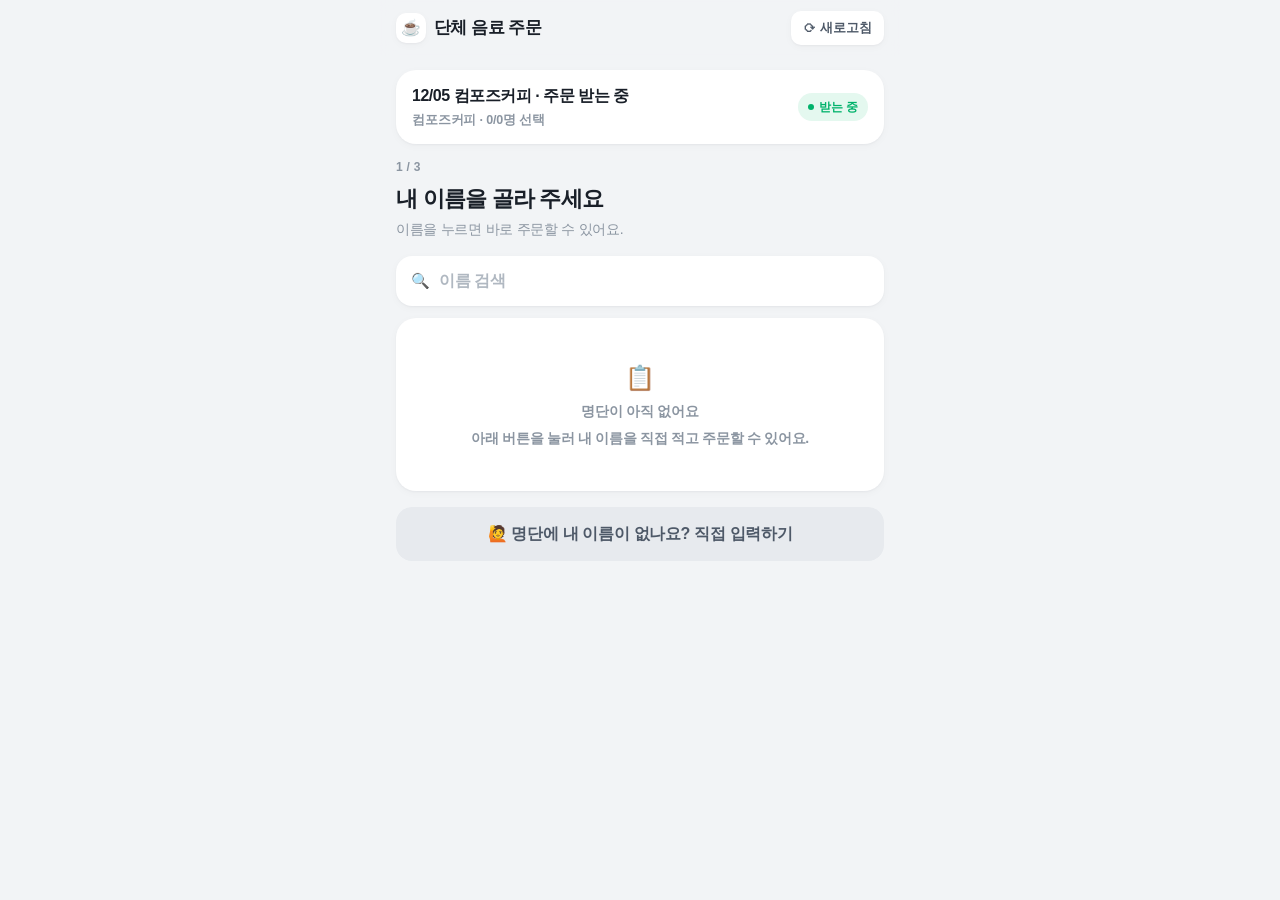
<file: index.html>
<!DOCTYPE html>
<html lang="ko">
<head>
<meta charset="utf-8">
<meta name="viewport" content="width=device-width, initial-scale=1, viewport-fit=cover">
<title>주문하기</title>
<meta property="og:title" content="주문하기">
<meta property="og:description" content="이름을 고르고 원하는 메뉴를 선택해 주세요.">
<meta name="description" content="이름을 고르고 원하는 메뉴를 선택해 주세요.">
<meta name="theme-color" content="#F2F4F6">
<meta name="apple-mobile-web-app-capable" content="yes">
<meta name="apple-mobile-web-app-status-bar-style" content="default">
<meta name="apple-mobile-web-app-title" content="음료 주문">
<link rel="icon" href="icon-192.png">
<link rel="apple-touch-icon" href="icons/icon-192.png">
<link rel="manifest" href="manifest.webmanifest">
<link rel="stylesheet" href="styles.css?v=1.1.16">
</head>
<body>
  <div id="app" class="app">
    <header id="topbar" class="topbar"></header>
    <main id="main" class="main" role="main"></main>
  </div>

  <div id="sheet" class="sheet-wrap" hidden>
    <div class="sheet-backdrop" data-act="sheet-close"></div>
    <section id="sheet-body" class="sheet" role="dialog" aria-modal="true" aria-labelledby="sheet-title"></section>
  </div>

  <div id="toast" class="toast" hidden role="status" aria-live="polite"></div>

  <script src="menus.js?v=1.1.16"></script>
  <script src="app.js?v=1.1.16"></script>
</body>
</html>
</file>
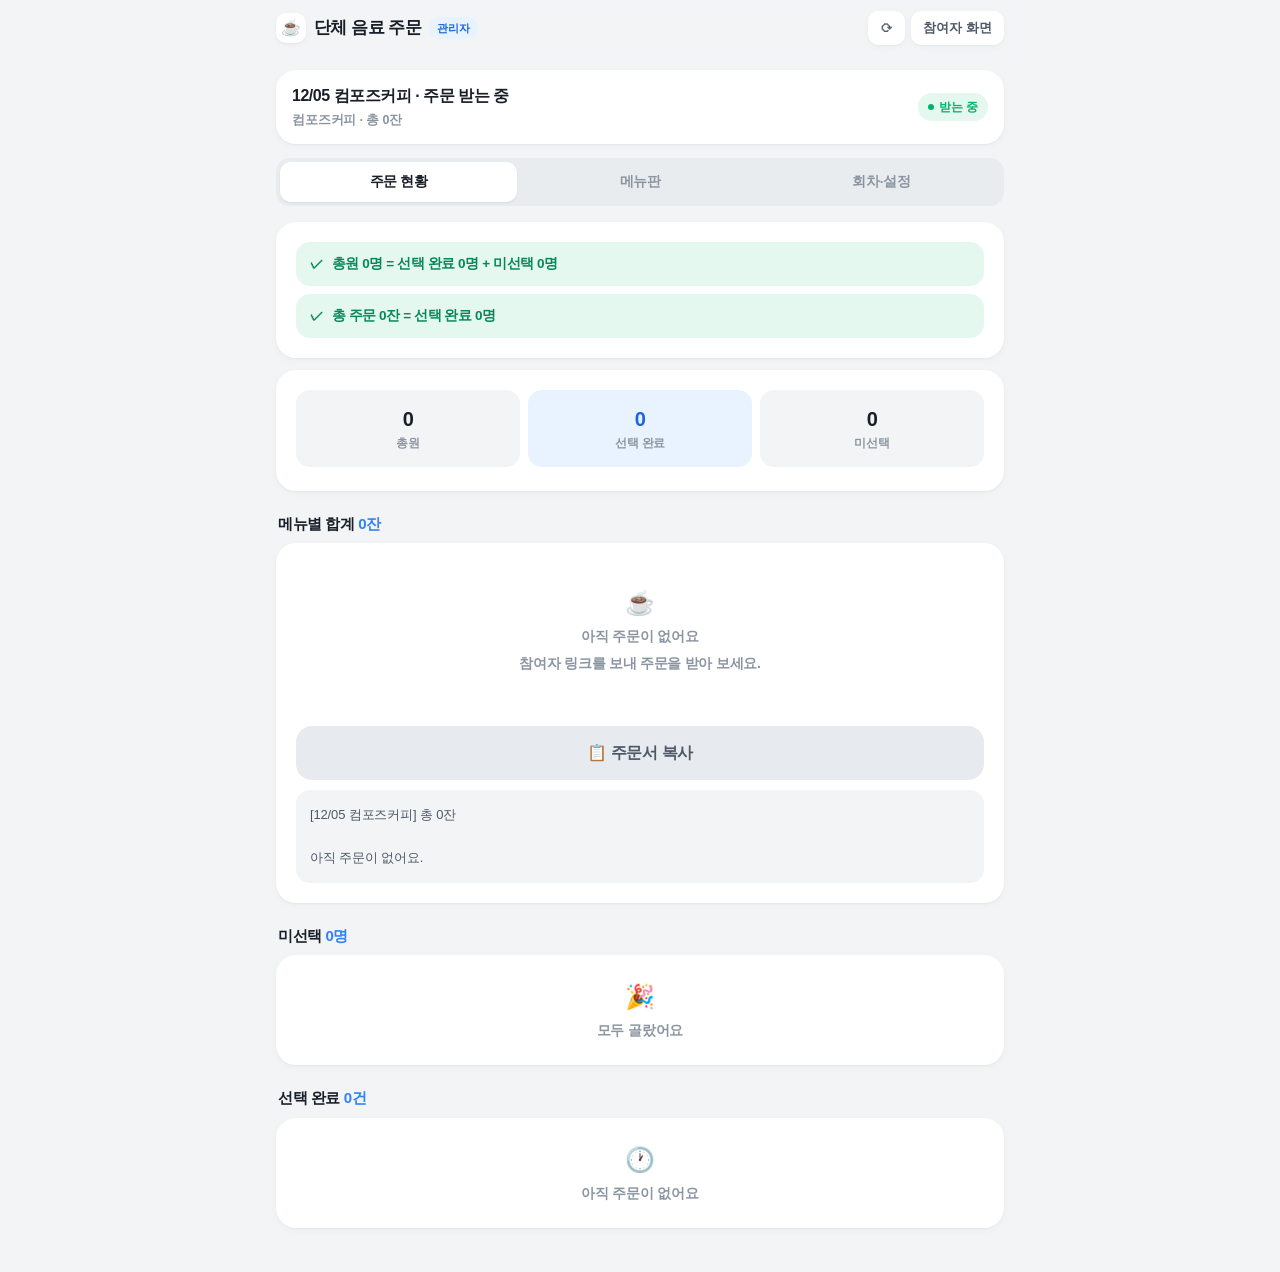
<file: admin.html>
<!DOCTYPE html>
<html lang="ko">
<head>
<meta charset="utf-8">
<meta name="viewport" content="width=device-width, initial-scale=1, viewport-fit=cover">
<title>단체 음료 주문 (관리자)</title>
<meta name="description" content="학교·팀 회의 음료 주문을 이름 선택 → 메뉴 선택 3단계로 오류 없이 취합합니다.">
<meta name="theme-color" content="#F2F4F6">
<meta name="apple-mobile-web-app-capable" content="yes">
<meta name="apple-mobile-web-app-status-bar-style" content="default">
<meta name="apple-mobile-web-app-title" content="음료 주문">
<link rel="icon" href="icon-192.png">
<link rel="apple-touch-icon" href="icons/icon-192.png">
<link rel="manifest" href="admin.webmanifest">
<link rel="stylesheet" href="styles.css?v=1.1.16">
</head>
<body>
  <div id="app" class="app">
    <header id="topbar" class="topbar"></header>
    <main id="main" class="main" role="main"></main>
  </div>

  <div id="sheet" class="sheet-wrap" hidden>
    <div class="sheet-backdrop" data-act="sheet-close"></div>
    <section id="sheet-body" class="sheet" role="dialog" aria-modal="true" aria-labelledby="sheet-title"></section>
  </div>

  <div id="toast" class="toast" hidden role="status" aria-live="polite"></div>

  <script src="menus.js?v=1.1.16"></script>
  <script>window.__COFFEE_ADMIN_ENTRY=true;</script>
  <script src="app.js?v=1.1.16"></script>
</body>
</html>
</file>
<file: styles.css>
/* 단체 음료 주문 — 토스 스타일 디자인 시스템
   밝은 회색 바탕(#F2F4F6) · 흰 카드(18~20px) · 파란 포인트(#3182F6) */

:root {
  --bg: #F2F4F6;
  --card: #FFFFFF;
  --blue: #3182F6;
  --blue-dark: #1B64DA;
  --blue-weak: #E8F3FF;
  --ink: #191F28;
  --ink-2: #4E5968;
  --gray: #8B95A1;
  --gray-2: #B0B8C1;
  --line: #E5E8EB;
  --line-2: #F2F4F6;
  --green: #00B26B;
  --green-weak: #E4F8EF;
  --red: #F04452;
  --red-weak: #FDECEE;
  --amber: #FF9E1B;
  --amber-weak: #FFF4E5;
  --r-lg: 20px;
  --r-md: 16px;
  --r-sm: 12px;
  --shadow: 0 1px 2px rgba(17, 24, 39, .04), 0 2px 8px rgba(17, 24, 39, .03);
}

* { box-sizing: border-box; -webkit-tap-highlight-color: transparent; }
[hidden] { display: none !important; }

html, body {
  margin: 0;
  padding: 0;
  background: var(--bg);
  color: var(--ink);
}

body {
  min-height: 100vh;
  font-family: "Pretendard", -apple-system, BlinkMacSystemFont, "Apple SD Gothic Neo",
    "Malgun Gothic", "Noto Sans KR", "Segoe UI", Roboto, "Helvetica Neue",
    "Noto Sans CJK KR", "Liberation Sans", Arial, sans-serif;
  font-size: 15px;
  line-height: 1.5;
  letter-spacing: -0.01em;
  -webkit-font-smoothing: antialiased;
  overflow-x: hidden;
}

button, input, textarea, select { font: inherit; color: inherit; }
button { cursor: pointer; border: 0; background: none; }
a { color: inherit; }

/* ── 레이아웃 ─────────────────────────────────────────── */
.app {
  max-width: 520px;
  margin: 0 auto;
  padding: 0 16px 44px;
}
.app.is-admin { max-width: 760px; }

.topbar {
  position: sticky;
  top: 0;
  z-index: 20;
  display: flex;
  align-items: center;
  justify-content: space-between;
  gap: 8px;
  height: 56px;
  margin: 0 -16px 14px;
  padding: 0 16px;
  background: rgba(242, 244, 246, .92);
  backdrop-filter: saturate(160%) blur(8px);
  -webkit-backdrop-filter: saturate(160%) blur(8px);
}
.topbar-title {
  display: flex;
  align-items: center;
  gap: 8px;
  font-size: 17px;
  font-weight: 800;
  letter-spacing: -0.03em;
}
.topbar-title .mark {
  display: inline-flex;
  align-items: center;
  justify-content: center;
  width: 30px;
  height: 30px;
  border-radius: 10px;
  background: var(--card);
  font-size: 16px;
  box-shadow: var(--shadow);
}
.topbar-tag {
  padding: 3px 8px;
  border-radius: 999px;
  background: var(--blue-weak);
  color: var(--blue-dark);
  font-size: 11px;
  font-weight: 800;
  letter-spacing: -0.01em;
}
.topbar-actions { display: flex; align-items: center; gap: 6px; }
.tbtn {
  height: 34px;
  padding: 0 12px;
  border-radius: 10px;
  background: #fff;
  color: var(--ink-2);
  font-size: 13px;
  font-weight: 700;
  box-shadow: var(--shadow);
}
.tbtn:active { transform: scale(.97); }

/* ── 타이포 ───────────────────────────────────────────── */
.h1 {
  margin: 0 0 6px;
  font-size: 22px;
  line-height: 1.34;
  font-weight: 800;
  letter-spacing: -0.035em;
}
.sub {
  margin: 0 0 16px;
  color: var(--gray);
  font-size: 14px;
  letter-spacing: -0.02em;
}
.sec-title {
  margin: 22px 2px 8px;
  font-size: 15px;
  font-weight: 800;
  letter-spacing: -0.03em;
  color: var(--ink);
}
.sec-title .cnt { color: var(--blue); }

/* ── 카드 ─────────────────────────────────────────────── */
.card {
  background: var(--card);
  border-radius: var(--r-lg);
  padding: 20px;
  box-shadow: var(--shadow);
}
.card + .card { margin-top: 12px; }
.card-tight { padding: 16px; }

/* ── 회차 배너 ────────────────────────────────────────── */
.banner {
  display: flex;
  align-items: center;
  gap: 12px;
  padding: 14px 16px;
  border-radius: var(--r-lg);
  background: var(--card);
  box-shadow: var(--shadow);
  margin-bottom: 14px;
}
.banner-body { min-width: 0; flex: 1; }
.banner-round {
  font-size: 16px;
  font-weight: 800;
  letter-spacing: -0.03em;
  white-space: nowrap;
  overflow: hidden;
  text-overflow: ellipsis;
}
.banner-meta {
  margin-top: 3px;
  font-size: 12.5px;
  color: var(--gray);
  font-weight: 600;
}
.pill {
  flex: 0 0 auto;
  display: inline-flex;
  align-items: center;
  gap: 5px;
  height: 28px;
  padding: 0 10px;
  border-radius: 999px;
  font-size: 12px;
  font-weight: 800;
  background: var(--green-weak);
  color: var(--green);
}
.pill.closed { background: var(--red-weak); color: var(--red); }
.pill .dot {
  width: 6px; height: 6px; border-radius: 50%;
  background: currentColor;
}
.pill.open .dot { animation: pulse 1.8s infinite; }
@keyframes pulse { 0%, 100% { opacity: 1 } 50% { opacity: .35 } }

/* ── 입력 ─────────────────────────────────────────────── */
.input {
  width: 100%;
  height: 50px;
  padding: 0 16px;
  border: 1.5px solid transparent;
  border-radius: var(--r-md);
  background: #fff;
  font-size: 16px;
  font-weight: 600;
  letter-spacing: -0.02em;
  outline: none;
  box-shadow: var(--shadow);
}
.input::placeholder { color: var(--gray-2); font-weight: 600; }
.input:focus { border-color: var(--blue); }
.input.plain { background: var(--line-2); box-shadow: none; }
.input.plain:focus { background: #fff; box-shadow: 0 0 0 1.5px var(--blue) inset; }
textarea.input {
  height: auto;
  min-height: 96px;
  padding: 14px 16px;
  line-height: 1.5;
  resize: vertical;
}
.input-wrap { position: relative; }
.input-wrap .ic {
  position: absolute;
  left: 15px;
  top: 50%;
  transform: translateY(-50%);
  font-size: 15px;
  color: var(--gray-2);
  pointer-events: none;
}
.input-wrap .input { padding-left: 42px; }

.select {
  width: 100%;
  height: 50px;
  padding: 0 14px;
  border: 0;
  border-radius: var(--r-md);
  background: #fff;
  font-size: 15px;
  font-weight: 700;
  box-shadow: var(--shadow);
  appearance: none;
  background-image: url("data:image/svg+xml;utf8,<svg xmlns='http://www.w3.org/2000/svg' width='14' height='14' viewBox='0 0 24 24' fill='none' stroke='%238B95A1' stroke-width='2.5' stroke-linecap='round'><path d='M6 9l6 6 6-6'/></svg>");
  background-repeat: no-repeat;
  background-position: right 14px center;
}

/* ── 버튼 ─────────────────────────────────────────────── */
.btn {
  display: inline-flex;
  align-items: center;
  justify-content: center;
  gap: 6px;
  width: 100%;
  height: 54px;
  padding: 0 18px;
  border-radius: var(--r-md);
  background: var(--blue);
  color: #fff;
  font-size: 16px;
  font-weight: 800;
  letter-spacing: -0.02em;
  transition: transform .06s ease, background .12s ease;
}
.btn:active { transform: scale(.985); background: var(--blue-dark); }
.btn[disabled] { background: #DCE2E8; color: #fff; cursor: default; transform: none; }
.btn.ghost { background: #E7EAEE; color: var(--ink-2); }
.btn.ghost:active { background: #DDE1E6; }
.btn.white { background: #fff; color: var(--ink); box-shadow: var(--shadow); }
.btn.danger { background: var(--red-weak); color: var(--red); }
.btn.sm { height: 44px; font-size: 14px; border-radius: 12px; width: auto; padding: 0 14px; }
.btn.xs { height: 34px; font-size: 12.5px; border-radius: 10px; width: auto; padding: 0 11px; font-weight: 700; }
.btn-row { display: flex; gap: 8px; }
.btn-row > .btn { flex: 1; }
.stack { display: flex; flex-direction: column; gap: 8px; }

/* ── 이름 선택 ────────────────────────────────────────── */
.name-grid {
  display: grid;
  grid-template-columns: repeat(2, minmax(0, 1fr));
  gap: 9px;
}
@media (min-width: 420px) { .name-grid { grid-template-columns: repeat(3, minmax(0, 1fr)); } }

.name-chip {
  display: flex;
  flex-direction: column;
  align-items: flex-start;
  gap: 3px;
  min-height: 62px;
  padding: 12px 13px;
  border-radius: var(--r-md);
  background: #fff;
  box-shadow: var(--shadow);
  text-align: left;
  transition: transform .06s ease;
}
.name-chip:active { transform: scale(.97); }
.name-chip .nm {
  font-size: 15.5px;
  font-weight: 800;
  letter-spacing: -0.03em;
  white-space: nowrap;
  overflow: hidden;
  text-overflow: ellipsis;
  max-width: 100%;
}
.name-chip .st {
  font-size: 11.5px;
  font-weight: 700;
  color: var(--gray-2);
  letter-spacing: -0.02em;
  white-space: nowrap;
  overflow: hidden;
  text-overflow: ellipsis;
  max-width: 100%;
}
.name-chip.is-done { background: var(--blue-weak); box-shadow: none; }
.name-chip.is-done .nm { color: var(--blue-dark); }
.name-chip.is-done .st { color: var(--blue); }

/* ── 메뉴판 ───────────────────────────────────────────── */
.stepline {
  display: flex;
  align-items: center;
  gap: 10px;
  margin-bottom: 8px;
}
.stepnum {
  font-size: 12px;
  font-weight: 800;
  color: var(--gray);
  letter-spacing: 0.02em;
}
.back {
  display: inline-flex;
  align-items: center;
  justify-content: center;
  width: 34px;
  height: 34px;
  margin-left: -6px;
  border-radius: 10px;
  background: #fff;
  box-shadow: var(--shadow);
  font-size: 17px;
  font-weight: 800;
  color: var(--ink-2);
}

.cats {
  display: flex;
  gap: 7px;
  margin: 14px -16px 4px;
  padding: 2px 16px 10px;
  overflow-x: auto;
  scrollbar-width: none;
  -webkit-overflow-scrolling: touch;
}
.cats::-webkit-scrollbar { display: none; }
.cat {
  flex: 0 0 auto;
  height: 36px;
  padding: 0 14px;
  border-radius: 999px;
  background: #fff;
  color: var(--ink-2);
  font-size: 13.5px;
  font-weight: 700;
  white-space: nowrap;
  box-shadow: var(--shadow);
}
.cat.on { background: var(--ink); color: #fff; box-shadow: none; }

.menu-list {
  margin-top: 12px;
  background: #fff;
  border-radius: var(--r-lg);
  box-shadow: var(--shadow);
  overflow: hidden;
}
.menu-item {
  display: flex;
  align-items: center;
  gap: 10px;
  width: 100%;
  min-height: 60px;
  padding: 13px 18px;
  text-align: left;
  border-bottom: 1px solid var(--line-2);
}
.menu-item:last-child { border-bottom: 0; }
.menu-item:active { background: #FAFBFC; }
.menu-item .mi-body { flex: 1; min-width: 0; }
.menu-item .mi-name {
  font-size: 15.5px;
  font-weight: 700;
  letter-spacing: -0.03em;
  display: flex;
  align-items: center;
  gap: 6px;
  flex-wrap: wrap;
}
.menu-item .mi-memo {
  margin-top: 2px;
  font-size: 12px;
  color: var(--gray);
  font-weight: 600;
}
.tag-pop {
  display: inline-block;
  padding: 3px 8px;
  border-radius: 6px;
  background: var(--amber-weak);
  color: #D97A00;
  font-size: 13px;
  font-weight: 800;
  vertical-align: middle;
}
.temp-badge {
  flex: 0 0 auto;
  display: inline-flex;
  gap: 3px;
}
.temp-badge span {
  padding: 2px 6px;
  border-radius: 6px;
  font-size: 10.5px;
  font-weight: 800;
  letter-spacing: 0.01em;
}
.t-hot { background: #FFEDEA; color: #E5484D; }
.t-ice { background: #E8F1FE; color: #2F6FD0; }
.t-both { background: #F2F4F6; color: var(--ink-2); }
.chev { color: var(--gray-2); font-size: 15px; }

/* ── 확인 화면 ────────────────────────────────────────── */
.summary {
  display: flex;
  flex-direction: column;
  gap: 12px;
}
.summary .row {
  display: flex;
  align-items: baseline;
  justify-content: space-between;
  gap: 12px;
}
.summary .k { font-size: 13px; color: var(--gray); font-weight: 700; flex: 0 0 auto; }
.summary .v { font-size: 15.5px; font-weight: 800; text-align: right; letter-spacing: -0.03em; word-break: break-word; }
.summary .big { font-size: 20px; font-weight: 800; letter-spacing: -0.03em; }
.divider { height: 1px; background: var(--line-2); margin: 4px 0; }

.done-hero { text-align: center; padding: 24px 8px 8px; }
.done-check {
  display: inline-flex;
  align-items: center;
  justify-content: center;
  width: 62px;
  height: 62px;
  margin-bottom: 14px;
  border-radius: 50%;
  background: var(--blue);
  color: #fff;
  font-size: 30px;
  font-weight: 800;
}
.done-hero .h1 { font-size: 21px; }

/* ── 관리자 ───────────────────────────────────────────── */
.tabs {
  display: flex;
  gap: 4px;
  margin: 0 0 16px;
  padding: 4px;
  border-radius: 14px;
  background: #E9ECEF;
}
.tab {
  flex: 1;
  height: 40px;
  border-radius: 11px;
  font-size: 13.5px;
  font-weight: 800;
  color: var(--gray);
  letter-spacing: -0.03em;
  white-space: nowrap;
}
.tab.on { background: #fff; color: var(--ink); box-shadow: 0 1px 2px rgba(17,24,39,.08); }

.badges { display: flex; flex-direction: column; gap: 8px; }
.badge {
  display: flex;
  align-items: flex-start;
  gap: 8px;
  padding: 12px 14px;
  border-radius: 14px;
  background: var(--green-weak);
  color: #08875A;
  font-size: 13.5px;
  font-weight: 800;
  letter-spacing: -0.03em;
}
.badge .bi { flex: 0 0 auto; }
.badge.bad { background: var(--red-weak); color: #D22C3A; }
.badge .bd { display: block; margin-top: 2px; font-size: 12px; font-weight: 700; opacity: .85; }

.stat-grid {
  display: grid;
  grid-template-columns: repeat(3, minmax(0, 1fr));
  gap: 8px;
  margin-bottom: 4px;
}
.stat-cell {
  padding: 14px 12px;
  border-radius: 14px;
  background: var(--line-2);
  text-align: center;
}
.stat-cell .n { font-size: 20px; font-weight: 800; letter-spacing: -0.04em; }
.stat-cell .l { margin-top: 1px; font-size: 11.5px; font-weight: 700; color: var(--gray); }
.stat-cell.blue { background: var(--blue-weak); }
.stat-cell.blue .n { color: var(--blue-dark); }

.tbl { width: 100%; border-collapse: collapse; }
.tbl th, .tbl td {
  padding: 11px 2px;
  text-align: left;
  font-size: 14px;
  border-bottom: 1px solid var(--line-2);
  letter-spacing: -0.02em;
}
.tbl th { font-size: 12px; color: var(--gray); font-weight: 700; }
.tbl td.num, .tbl th.num { text-align: right; font-weight: 800; white-space: nowrap; }
.tbl tbody tr:last-child td { border-bottom: 0; }
.tbl .nm { font-weight: 700; }

.order-box {
  margin: 10px 0 0;
  padding: 14px;
  border-radius: 14px;
  background: var(--line-2);
  font-family: inherit;
  font-size: 13px;
  line-height: 1.65;
  white-space: pre-wrap;
  word-break: break-all;
  color: var(--ink-2);
  max-height: 360px;
  overflow: auto;
}

.person-list { display: flex; flex-direction: column; }
.person {
  display: flex;
  align-items: center;
  gap: 10px;
  padding: 11px 0;
  border-bottom: 1px solid var(--line-2);
}
.person:last-child { border-bottom: 0; }
.person .p-body { flex: 1; min-width: 0; }
.person .p-name { font-size: 14.5px; font-weight: 800; letter-spacing: -0.03em; }
.person .p-menu { font-size: 12.5px; color: var(--gray); font-weight: 600; margin-top: 1px; word-break: break-word; }
.person .p-note { color: var(--blue-dark); }
.person.miss .p-menu { color: var(--gray-2); }
.person .p-tools { display: flex; gap: 6px; flex: 0 0 auto; }

.chips { display: flex; flex-wrap: wrap; gap: 6px; }
.name-tag {
  display: inline-flex;
  align-items: center;
  gap: 6px;
  height: 38px;
  padding: 0 6px 0 13px;
  border-radius: 999px;
  background: #fff;
  box-shadow: var(--shadow);
  font-size: 14px;
  font-weight: 700;
  max-width: 100%;
}
.name-tag .x {
  display: inline-flex;
  align-items: center;
  justify-content: center;
  width: 24px;
  height: 24px;
  border-radius: 50%;
  background: var(--line-2);
  color: var(--gray);
  font-size: 13px;
  font-weight: 800;
}
.name-tag .x:active { background: var(--red-weak); color: var(--red); }

.brand-cards { display: grid; grid-template-columns: repeat(2, minmax(0, 1fr)); gap: 8px; }
.brand-card {
  padding: 14px;
  border-radius: 14px;
  background: #fff;
  box-shadow: var(--shadow);
  text-align: left;
  border: 2px solid transparent;
}
.brand-card.on { border-color: var(--blue); background: var(--blue-weak); box-shadow: none; }
.brand-card .bn { font-size: 14.5px; font-weight: 800; letter-spacing: -0.03em; }
.brand-card .bs { margin-top: 2px; font-size: 11.5px; color: var(--gray); font-weight: 600; }

.kv { display: flex; align-items: center; justify-content: space-between; gap: 10px; padding: 10px 0; }
.kv + .kv { border-top: 1px solid var(--line-2); }
.kv .k { font-size: 13.5px; font-weight: 700; color: var(--ink-2); }
.kv .v { font-size: 13.5px; font-weight: 800; }

.note-card {
  padding: 13px 14px;
  border-radius: 14px;
  background: var(--blue-weak);
  color: var(--blue-dark);
  font-size: 12.5px;
  font-weight: 700;
  line-height: 1.5;
  letter-spacing: -0.02em;
}
.note-card.warn { background: var(--amber-weak); color: #B26A00; }

.empty {
  padding: 22px 10px;
  text-align: center;
  color: var(--gray);
  font-size: 13.5px;
  font-weight: 600;
}
.empty .e-ic { display: block; font-size: 24px; margin-bottom: 6px; }

/* ── 첫 로딩(저장분 없음) — 빈 화면 대신 명단 자리를 보여 줍니다 ── */
.sk-line, .sk-chip, .sk-pill { background: #E9ECEF; animation: pulse 1.4s infinite; }
.sk-banner { box-shadow: none; }
.sk-line { height: 12px; margin-top: 8px; border-radius: 6px; }
.sk-line.w40 { width: 40%; }
.sk-line.w60 { width: 60%; }
.sk-line.w80 { width: 80%; }
.sk-line.tall { height: 20px; margin-top: 4px; }
.sk-pill { flex: 0 0 auto; width: 54px; height: 26px; border-radius: 999px; }
.sk-chip { height: 62px; border-radius: var(--r-md); }
.sk-note { margin: 16px 0 0; text-align: center; font-size: 13px; font-weight: 700; color: var(--gray); }

/* ── 하단 시트 ────────────────────────────────────────── */
.sheet-wrap {
  position: fixed;
  inset: 0;
  z-index: 60;
  display: flex;
  align-items: flex-end;
  justify-content: center;
}
.sheet-backdrop { position: absolute; inset: 0; background: rgba(17, 24, 39, .5); }
.sheet {
  position: relative;
  width: 100%;
  max-width: 520px;
  max-height: 92vh;
  overflow-y: auto;
  padding: 22px 20px calc(22px + env(safe-area-inset-bottom));
  background: #fff;
  border-radius: 24px 24px 0 0;
  box-shadow: 0 -8px 32px rgba(17, 24, 39, .14);
  animation: sheet-up .22s cubic-bezier(.22, .8, .3, 1);
}
@keyframes sheet-up { from { transform: translateY(14px); opacity: .6 } to { transform: none; opacity: 1 } }
@media (min-width: 640px) {
  .sheet-wrap { align-items: center; }
  .sheet { border-radius: 24px; max-width: 440px; margin: 20px; animation: sheet-pop .18s ease-out; }
  @keyframes sheet-pop { from { transform: scale(.97); opacity: .5 } to { transform: none; opacity: 1 } }
}
.sheet h2 {
  margin: 0 0 6px;
  font-size: 19px;
  font-weight: 800;
  letter-spacing: -0.035em;
}
.sheet p.sheet-sub {
  margin: 0 0 18px;
  color: var(--gray);
  font-size: 13.5px;
  font-weight: 600;
  letter-spacing: -0.02em;
}
.sheet .field { margin-bottom: 14px; }
.sheet .field > label {
  display: block;
  margin: 0 0 6px 2px;
  font-size: 12.5px;
  font-weight: 800;
  color: var(--gray);
  letter-spacing: -0.02em;
}
.sheet-actions { display: flex; gap: 8px; margin-top: 18px; }
.sheet-actions .btn { flex: 1; }
.seg { display: flex; gap: 8px; }
.seg button {
  flex: 1;
  height: 52px;
  border-radius: 14px;
  background: var(--line-2);
  color: var(--ink-2);
  font-size: 15px;
  font-weight: 800;
}
.seg button.on { background: var(--blue); color: #fff; }
.seg button.on.hot { background: #E5484D; }
.seg button.on.ice { background: #2F6FD0; }
.item-hero {
  margin: 0 0 16px;
  padding: 14px 16px;
  border-radius: 14px;
  background: var(--line-2);
}
.item-hero .ih-cat { font-size: 11.5px; font-weight: 800; color: var(--blue); }
.item-hero .ih-name { font-size: 17px; font-weight: 800; letter-spacing: -0.03em; margin-top: 2px; }

/* ── 토스트 ───────────────────────────────────────────── */
.toast {
  position: fixed;
  left: 50%;
  bottom: 24px;
  z-index: 80;
  transform: translateX(-50%);
  max-width: calc(100vw - 40px);
  padding: 12px 18px;
  border-radius: 999px;
  background: rgba(25, 31, 40, .94);
  color: #fff;
  font-size: 13.5px;
  font-weight: 700;
  letter-spacing: -0.02em;
  text-align: center;
  animation: toast-in .18s ease-out;
}
@keyframes toast-in { from { transform: translate(-50%, 8px); opacity: 0 } to { transform: translateX(-50%); opacity: 1 } }

.sr-only {
  position: absolute;
  width: 1px; height: 1px;
  padding: 0; margin: -1px;
  overflow: hidden;
  clip: rect(0 0 0 0);
  white-space: nowrap;
  border: 0;
}

/* ── 좁은 화면(360px) 미세 조정 ───────────────────────── */
@media (max-width: 380px) {
  body { font-size: 14.5px; }
  .app { padding: 0 13px 48px; }
  .topbar { margin: 0 -13px 12px; padding: 0 13px; }
  .h1 { font-size: 20px; }
  .card { padding: 16px; border-radius: 18px; }
  .name-grid { gap: 8px; }
  .name-chip { padding: 11px; }
  .cats { margin: 12px -13px 2px; padding: 2px 13px 8px; }
  .stat-grid { gap: 6px; }
  .stat-cell { padding: 12px 8px; }
  .stat-cell .n { font-size: 18px; }
  .btn { font-size: 15px; height: 50px; }
  .menu-item { padding: 12px 15px; }
  .tabs { gap: 2px; }
  .tab { font-size: 12.5px; }
}

@media (prefers-reduced-motion: reduce) {
  *, *::before, *::after { animation-duration: .001ms !important; transition-duration: .001ms !important; }
}
</file>
